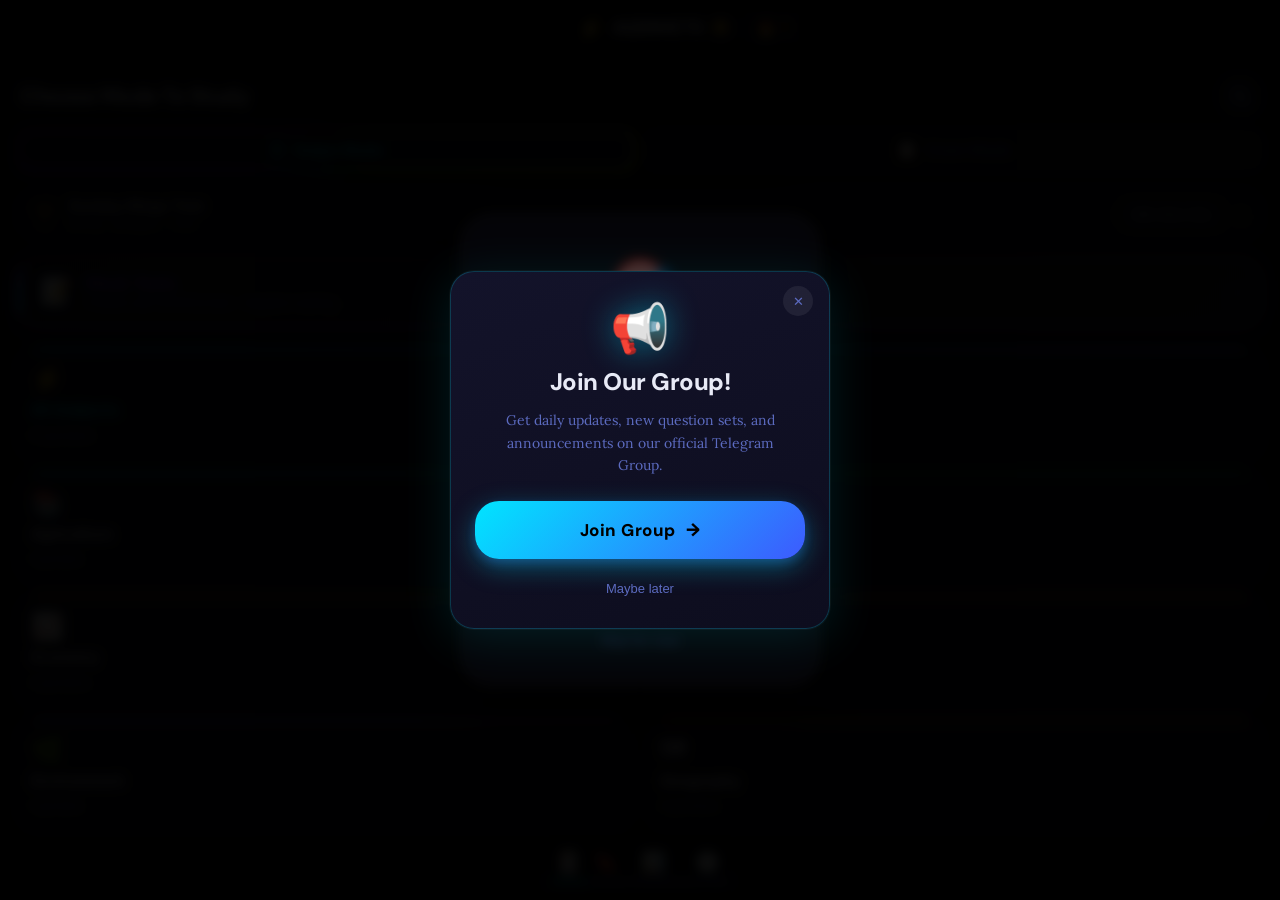
<file: index.html>
<!DOCTYPE html>
<html lang="en">
<head>
  <meta charset="UTF-8" />
  <meta name="viewport" content="width=device-width, initial-scale=1.0, maximum-scale=1.0, user-scalable=no, viewport-fit=cover" />
  <meta name="theme-color" content="#0a0a12" />
  <title>AGRIMETS</title>

  <!-- ── Service Worker: forces network-first on every load ── -->
  <script>
    if ('serviceWorker' in navigator) {
      navigator.serviceWorker.register('sw.js')
        .then(function(reg) { reg.update(); })
        .catch(function(e) { console.warn('[SW] Registration failed:', e); });
    }
  </script>

  <!-- Telegram Web App SDK -->
  <script src="https://telegram.org/js/telegram-web-app.js"></script>

  <!-- Google Fonts -->
  <link rel="preconnect" href="https://fonts.googleapis.com" />
  <link rel="preconnect" href="https://fonts.gstatic.com" crossorigin />
  <link href="https://fonts.googleapis.com/css2?family=DM+Sans:wght@400;500;600;700;800&family=Lora:ital,wght@0,400;0,500;0,600;0,700;1,400;1,500&family=Inter:wght@400;500;600;700;800&display=swap" rel="stylesheet" />

  <!-- Cache-busting: appends ?v=timestamp so browser always loads latest file -->
  <script>
    (function() {
      var v = Date.now();
      var css = document.createElement('link');
      css.rel = 'stylesheet'; css.href = 'style.css?v=' + v;
      document.head.appendChild(css);
      window._cbv = v;
    })();
  </script>
</head>
<body>

  <!-- ═══════════════════════════════════════════════
       SPLASH / LOADING SCREEN
  ════════════════════════════════════════════════ -->
  <div id="splash-screen" class="splash">
    <div class="splash-content">
      <div class="splash-logo">
        <div class="splash-icon">⚡</div>
        <h1 class="splash-title">AGRIMETS</h1>
        <p class="splash-sub">Swipe Cards</p>
      </div>
      <div class="splash-loader">
        <div class="loader-bar"><div class="loader-fill" id="loader-fill"></div></div>
        <p class="loader-text" id="loader-text">Fetching today's cards…</p>
      </div>
    </div>
    <div class="splash-credits">
      <p class="splash-credits-label">App Developed By</p>
      <p class="splash-credits-name">SAI TEJA</p>
      <p class="splash-credits-qual">B.Sc (Hons) Agriculture · Agribusiness Management</p>
    </div>
  </div>

  <!-- ═══════════════════════════════════════════════
       MAIN APP SHELL
  ════════════════════════════════════════════════ -->
  <div id="app" class="app hidden">

    <!-- TOP NAVIGATION -->
    <header class="app-header">
      <div class="header-left">
        <span class="app-logo">⚡</span>
        <span class="app-title">AGRIMETS</span>
      </div>
      <div class="header-right">
        <button class="icon-btn theme-toggle-btn" id="theme-toggle-btn" title="Toggle theme" aria-label="Toggle light/dark theme">
          <span class="theme-toggle-icon" id="theme-toggle-icon">☀️</span>
        </button>
        <button class="icon-btn" id="streak-btn" title="Streak">
          <span class="streak-fire">🔥</span>
          <span class="streak-count" id="header-streak">0</span>
        </button>
      </div>
    </header>


    <!-- BOTTOM TAB BAR -->
    <nav class="tab-bar">
      <button class="tab-btn active" data-tab="home" id="tab-home">
        <span class="tab-icon">🃏</span>
        <span class="tab-label">Cards</span>
      </button>
      <button class="tab-btn" data-tab="saved" id="tab-saved">
        <span class="tab-icon">🔖</span>
        <span class="tab-label">Saved</span>
        <span class="tab-badge hidden" id="saved-badge">0</span>
      </button>
      <button class="tab-btn" data-tab="progress" id="tab-progress">
        <span class="tab-icon">📊</span>
        <span class="tab-label">Progress</span>
      </button>
      <button class="tab-btn" data-tab="history" id="tab-history">
        <span class="tab-icon">🕐</span>
        <span class="tab-label">History</span>
      </button>
      <button class="tab-btn update-tab-btn" style="display:none">
        <span class="tab-icon update-icon">🔄</span>
        <span class="tab-label">Update</span>
      </button>
    </nav>

    <!-- ═══════════════════
         TAB: HOME (CARDS)
    ════════════════════ -->
    <section class="tab-view active" id="view-home">

      <!-- ── SUBJECT PICKER (shown first) ── -->
      <div id="subject-picker">
        <div class="subject-header">
          <h2 class="subject-title">Choose Mode To Study</h2>
          <button class="search-icon-btn" id="btn-open-search" aria-label="Search questions">
            <svg xmlns="http://www.w3.org/2000/svg" width="22" height="22" viewBox="0 0 24 24" fill="none" stroke="currentColor" stroke-width="2.2" stroke-linecap="round" stroke-linejoin="round">
              <circle cx="11" cy="11" r="7"/><line x1="21" y1="21" x2="16.65" y2="16.65"/>
            </svg>
          </button>
        </div>

        <!-- ── MODE TOGGLE ── -->
        <div class="mode-toggle-row">
          <button class="mode-toggle-btn active mode-btn-blink" id="mode-btn-swipe">
            <span class="mode-btn-icon">🃏</span>
            <span class="mode-btn-label">Swipe Mode</span>
          </button>
          <button class="mode-toggle-btn mode-btn-blink" id="mode-btn-cram">
            <span class="mode-btn-icon">📋</span>
            <span class="mode-btn-label">Cram Mode</span>
          </button>
        </div>

        <!-- ── SUNDAY MEGA TEST BANNER (home screen) ── -->
        <div id="sunday-mega-banner" class="sunday-mega-banner hidden">
          <!-- Populated by _renderSundayMegaBanner() in app.js -->
        </div>

        <!-- ── MOCK TESTS BUTTON ── -->
        <div class="mock-banner-container">
          <button id="btn-open-mock-list" class="mock-cta-btn">
            <span class="mock-icon">📝</span>
            <div class="mock-text">
              <strong>Mock Tests</strong>
              <span>Practice with full MCQ tests · Negative marking</span>
            </div>
            <span class="mock-arrow">→</span>
          </button>
        </div>

        <div class="subject-grid" id="subject-grid">
          <!-- Populated by JS from sheet categories -->
        </div>
      </div>

      <!-- ── SUBCATEGORY PICKER ── -->
      <div id="subcategory-picker" class="hidden">
        <div class="subject-header subcategory-header">
          <button class="subcat-back-btn" id="btn-subcat-back">
            <svg xmlns="http://www.w3.org/2000/svg" width="18" height="18" viewBox="0 0 24 24" fill="none" stroke="currentColor" stroke-width="2.5" stroke-linecap="round" stroke-linejoin="round"><polyline points="15 18 9 12 15 6"/></svg>
          </button>
          <div class="subcat-header-text">
            <h2 class="subject-title" id="subcat-title">Subcategories</h2>
            <span class="subcat-parent-label" id="subcat-parent-label"></span>
          </div>
        </div>
        <div class="subject-grid" id="subcategory-grid">
          <!-- Populated by JS -->
        </div>
      </div>

      <!-- ── MOCK CATEGORY LIST ── -->
      <div id="mock-category-view" class="hidden">
        <div class="mock-list-header">
          <button class="mock-back-btn" id="btn-mock-cat-back">← Back</button>
          <h2 class="mock-list-title">Mock Tests</h2>
          <span class="mock-list-sub" id="mock-cat-sub">Choose a category</span>
        </div>
        <div class="mock-test-list" id="mock-category-list">
          <!-- Populated by JS -->
        </div>
      </div>

      <!-- ── MOCK TEST LIST ── -->
      <div id="mock-list-view" class="hidden">
        <div class="mock-list-header">
          <button class="mock-back-btn" id="btn-mock-list-back">← Back</button>
          <h2 class="mock-list-title">Mock Tests</h2>
          <span class="mock-list-sub" id="mock-list-sub">Loading…</span>
        </div>
        <div class="mock-test-list" id="mock-test-list">
          <!-- Populated by JS -->
        </div>
      </div>

      <!-- ── MOCK ARENA ── -->
      <div id="mock-arena" class="hidden">
        <!-- ── HEADER ROW: Quit | Progress | Timer | Test name ── -->
        <div class="mock-header">
          <button id="btn-mock-exit" class="mock-exit-btn">✕ Quit</button>
          <span id="mock-progress" class="mock-progress-label">Q 1 / 10</span>
          <!-- FEATURE 4: 40-minute countdown timer -->
          <span id="mock-arena-timer" class="mock-arena-timer">40:00</span>
          <span id="mock-test-label" class="mock-test-name-label">Test 1</span>
        </div>

        <!-- FEATURE 1+2: Question bubble navigator — scrollable row of numbered circles -->
        <div class="mock-bubble-wrap" id="mock-bubble-wrap">
          <div class="mock-bubble-row" id="mock-bubble-row">
            <!-- Populated by _renderQBubbles() -->
          </div>
        </div>

        <!-- SCROLLABLE AREA: question + options (fills remaining space between bubbles and bottom bar) -->
        <div class="mock-question-scroll" id="mock-question-scroll">
          <!-- Question box -->
          <div class="mock-question-box">
            <h3 id="mock-q-text">Loading question…</h3>
          </div>

          <!-- MCQ options -->
          <div class="mock-options" id="mock-options">
            <button class="mock-opt" data-opt="a" id="opt-a"></button>
            <button class="mock-opt" data-opt="b" id="opt-b"></button>
            <button class="mock-opt" data-opt="c" id="opt-c"></button>
            <button class="mock-opt" data-opt="d" id="opt-d"></button>
            <button class="mock-opt" data-opt="e" id="opt-e"></button>
          </div>
        </div>

        <!-- FEATURE 1: Prev / Next navigation + FEATURE 2: Review + Skip + FEATURE 4: Submit -->
        <div class="mock-bottom-bar">
          <!-- Row 1 (top): Prev / Next navigation -->
          <div class="mock-nav-row">
            <button id="btn-mock-prev" class="mock-nav-btn" disabled>‹ Prev</button>
            <span class="mock-nav-hint" id="mock-nav-hint">Tap an option to answer</span>
            <button id="btn-mock-next" class="mock-nav-btn">Next ›</button>
          </div>
          <!-- Row 2 (bottom): Skip | Review | Submit -->
          <div class="mock-action-row">
            <button id="btn-mock-skip" class="mock-skip-btn">⏭ Skip</button>
            <button id="btn-mock-review" class="mock-review-btn">🟡 Review</button>
            <button id="btn-mock-submit" class="mock-submit-btn">Submit ✓</button>
          </div>
        </div>
      </div>

      <!-- ── MOCK RESULTS ── -->
      <div id="mock-results" class="hidden">
        <div class="mock-results-inner">
          <div class="mock-result-hero">
            <div class="mock-result-icon">📊</div>
            <h2 class="mock-result-title">Mock Completed!</h2>
            <p class="mock-result-testname" id="mock-result-testname"></p>
          </div>
          <div class="score-card">
            <div class="score-block">
              <span class="score-val" id="mock-final-score">0.00</span>
              <span class="score-label">Final Score</span>
            </div>
            <div class="score-breakdown">
              <div class="score-row correct-row">
                <span class="score-dot dot-green"></span>
                <span class="score-row-label">Correct</span>
                <span class="score-row-val green" id="count-correct">0</span>
                <span class="score-row-pts green">+<span id="pts-correct">0.00</span></span>
              </div>
              <div class="score-row wrong-row">
                <span class="score-dot dot-red"></span>
                <span class="score-row-label">Wrong</span>
                <span class="score-row-val red" id="count-wrong">0</span>
                <span class="score-row-pts red">−<span id="pts-wrong">0.00</span></span>
              </div>
              <div class="score-row skip-row">
                <span class="score-dot dot-amber"></span>
                <span class="score-row-label">Skipped</span>
                <span class="score-row-val" id="count-skip">0</span>
                <span class="score-row-pts muted">±0</span>
              </div>
            </div>
          </div>

          <div class="review-filters">
            <button class="rev-btn active" data-filter="all">All</button>
            <button class="rev-btn" data-filter="correct">✓ Correct</button>
            <button class="rev-btn" data-filter="wrong">✕ Wrong</button>
            <button class="rev-btn" data-filter="skipped">⏭ Skipped</button>
          </div>

          <div id="mock-review-list" class="mock-review-list"></div>

          <button id="btn-mock-home" class="mock-home-btn">← Back to Test List</button>
        </div>
      </div>

      <!-- ── SPRINT RESULT SCREEN ── -->
      <div class="sprint-result hidden" id="sprint-result">

        <!-- Sticky header: accuracy + stats + actions -->
        <div class="sprint-result-header">
          <div class="sprint-result-hero">
            <span class="sprint-result-icon">⚡</span>
            <div>
              <div class="sprint-result-title">Sprint Complete!</div>
              <div class="sprint-result-pct-row">
                <span class="sprint-result-pct" id="sprint-result-pct">0%</span>
                <span class="sprint-result-pct-label">Accuracy</span>
              </div>
            </div>
          </div>

          <div class="sprint-result-stats">
            <div class="sprint-rs">
              <div class="sprint-rs-val green" id="sprint-rs-known">0</div>
              <div class="sprint-rs-label">Known ✓</div>
            </div>
            <div class="sprint-rs">
              <div class="sprint-rs-val red" id="sprint-rs-unknown">0</div>
              <div class="sprint-rs-label">Unknown ✗</div>
            </div>
            <div class="sprint-rs">
              <div class="sprint-rs-val" id="sprint-rs-total">0</div>
              <div class="sprint-rs-label">Total</div>
            </div>
          </div>

          <div class="sprint-result-actions">
            <button class="sprint-again-btn" id="btn-sprint-again">⚡ Sprint Again</button>
            <button class="sprint-home-btn" id="btn-sprint-home">← Back to Subjects</button>
          </div>
        </div>

        <!-- Scrollable review body -->
        <div class="sprint-review-body">

          <!-- Unknown section (shown first — most important to study) -->
          <div class="sprint-review-section sprint-review-section-unknown">
            <div class="sprint-review-section-title" id="sprint-unknown-header">✗ Don't Know — 0 cards</div>
            <div class="sprint-review-list" id="sprint-unknown-list"></div>
          </div>

          <!-- Known section -->
          <div class="sprint-review-section sprint-review-section-known">
            <div class="sprint-review-section-title" id="sprint-known-header">✓ Known — 0 cards</div>
            <div class="sprint-review-list" id="sprint-known-list"></div>
          </div>

        </div>
      </div>

      <!-- ── CARD AREA (shown after subject selected) ── -->
      <div id="card-area" class="hidden">

        <!-- Top bar: back button + subject name + card count -->
        <div class="card-topbar">
          <button class="back-btn" id="btn-back-subjects">
            <span class="back-arrow">←</span>
            <span class="back-label">Subjects</span>
          </button>
          <div class="card-topbar-center">
            <span class="active-subject-name" id="active-subject-name">—</span>
          </div>
          <div class="topbar-right-group">
            <div class="font-size-btns">
              <button class="font-btn" id="btn-font-down" aria-label="Decrease font">A−</button>
              <button class="font-btn" id="btn-font-up"   aria-label="Increase font">A+</button>
            </div>
            <span class="daily-count" id="daily-count">Card 1</span>
          </div>
        </div>

        <!-- Progress bar -->
        <div class="daily-strip slim">
          <div class="daily-progress-bar">
            <div class="daily-progress-fill" id="daily-progress-fill" style="width:0%"></div>
          </div>
        </div>

        <!-- ── CRAM VIEW: shown instead of card arena in Cram Mode ── -->
        <div class="cram-view hidden" id="cram-view"></div>

        <!-- SPRINT HUD (timer + score — shown only in sprint mode) -->
        <div class="sprint-hud hidden" id="sprint-hud">
          <div class="sprint-hud-timer" id="sprint-hud-timer">10:00</div>
          <div class="sprint-hud-divider"></div>
          <div class="sprint-hud-count" id="sprint-hud-count">0 / 50</div>
          <div class="sprint-hud-divider"></div>
          <div class="sprint-hud-scores">
            <span class="sprint-hud-known" id="sprint-hud-known">0 ✓</span>
            <span class="sprint-hud-unknown" id="sprint-hud-unknown">0 ✗</span>
          </div>
        </div>

        <!-- CARD STACK -->
        <div class="card-arena" id="card-arena">
          <!-- Back / Forward nav arrows -->
          <button class="arena-arrow arena-arrow-left hidden" id="btn-card-back" aria-label="Previous card">‹</button>
          <button class="arena-arrow arena-arrow-right hidden" id="btn-card-fwd"  aria-label="Next card">›</button>

          <div class="card ghost-card ghost-2" id="ghost-card-2"></div>
          <div class="card ghost-card ghost-1" id="ghost-card-1"></div>

          <div class="card active-card" id="active-card">
            <div class="card-inner" id="card-inner">

              <!-- FRONT -->
              <div class="card-face card-front" id="card-front">
                <div class="card-number" id="card-number">Q1</div>
                <div class="card-question" id="card-question"><span class="card-text-inner" id="card-question-inner">Loading…</span></div>
              </div>

              <!-- BACK -->
              <div class="card-face card-back" id="card-back">
                <div class="back-label">Answer</div>
                <div class="card-answer" id="card-answer"><span class="card-text-inner" id="card-answer-inner"></span></div>
                <div class="card-question-repeat" id="card-question-repeat"><span class="card-text-inner" id="card-question-repeat-inner"></span></div>
              </div>

            </div>

            <!-- Overlays -->
            <div class="swipe-overlay swipe-right" id="overlay-right"></div>
            <div class="swipe-overlay swipe-left"  id="overlay-left"></div>
            <div class="swipe-overlay swipe-up"    id="overlay-up"></div>
            <div class="swipe-overlay swipe-down"  id="overlay-down"></div>
          </div>
        </div>

        <!-- ACTION BUTTONS -->
        <div class="action-row" id="action-row">
          <button class="action-btn skip-btn" id="btn-skip">
            <span class="action-icon">⏭</span>
            <span class="action-label">Skip</span>
          </button>
          <button class="action-btn flip-btn" id="btn-flip">
            <span class="action-icon">🔄</span>
            <span class="action-label">Reveal</span>
          </button>
          <button class="action-btn save-btn" id="btn-save">
            <span class="action-icon">🔖</span>
            <span class="action-label">Save</span>
          </button>
          <button class="action-btn share-btn" id="btn-next">
            <span class="action-icon">↗</span>
            <span class="action-label">Share</span>
          </button>
        </div>

        <!-- SPRINT ACTION BUTTONS (shown only in sprint mode) -->
        <div class="sprint-action-row hidden" id="sprint-action-row">
          <button class="sprint-action-btn sprint-unknown-btn" id="btn-sprint-unknown">
            <span class="sprint-action-icon">✗</span>
            <span class="sprint-action-label">Don't Know</span>
          </button>
          <button class="sprint-action-btn sprint-known-btn" id="btn-sprint-known">
            <span class="sprint-action-icon">✓</span>
            <span class="sprint-action-label">Know It!</span>
          </button>
        </div>

        <!-- SWIPE GUIDE -->
        <div class="swipe-guide" id="swipe-guide">
          <div class="guide-row"><span class="guide-arrow">↓</span><span class="guide-text">Reveal answer</span></div>
          <div class="guide-row"><span class="guide-arrow">↑ ← →</span><span class="guide-text">Skip</span></div>
        </div>

      </div><!-- end #card-area -->

    </section>

    <!-- ═══════════════════════
         TAB: SAVED CARDS
    ════════════════════════ -->
    <section class="tab-view" id="view-saved">
      <div class="page-header">
        <h2 class="page-title">Saved Cards</h2>
        <span class="page-subtitle" id="saved-count-label">0 cards</span>
      </div>

      <!-- ── QUIZ SAVED BUTTON ── -->
      <button class="quiz-saved-btn" id="btn-quiz-saved">
        <span class="quiz-saved-left">
          <span class="quiz-saved-icon">🎯</span>
          <span>Quiz My Saved Cards</span>
        </span>
        <span class="quiz-saved-arrow">→</span>
      </button>

      <!-- ── WHATSAPP DUMP BUTTON ── -->
      <button class="whatsapp-dump-btn hidden" id="btn-whatsapp-dump" onclick="exportToWhatsApp()">
        <span class="whatsapp-dump-left">
          <span class="whatsapp-dump-icon">🚀</span>
          <span>Export to WhatsApp Dump</span>
        </span>
        <span class="whatsapp-dump-arrow">→</span>
      </button>

      <!-- ── SEARCH BAR ── -->
      <div class="tab-search-wrap" id="saved-search-wrap">
        <div class="tab-search-inner">
          <span class="tab-search-icon">🔍</span>
          <input class="tab-search-input" id="saved-search" type="text"
                 placeholder="Search saved cards…" autocomplete="off" autocorrect="off" />
          <button class="tab-search-clear hidden" id="saved-search-clear" aria-label="Clear">✕</button>
        </div>
      </div>

      <div class="saved-list" id="saved-list">
        <!-- Populated by JS -->
      </div>

      <div class="empty-state hidden" id="saved-empty">
        <div class="empty-icon">🔖</div>
        <p class="empty-title">No saved cards yet</p>
        <p class="empty-sub">Swipe up on a card to save it here</p>
      </div>
    </section>

    <!-- ═══════════════════════
         TAB: HISTORY
    ════════════════════════ -->
    <section class="tab-view" id="view-history">
      <div class="page-header">
        <h2 class="page-title">History</h2>
        <span class="page-subtitle" id="history-count-label">0 cards</span>
      </div>

      <!-- ── SEARCH BAR ── -->
      <div class="tab-search-wrap" id="history-search-wrap">
        <div class="tab-search-inner">
          <span class="tab-search-icon">🔍</span>
          <input class="tab-search-input" id="history-search" type="text"
                 placeholder="Search history…" autocomplete="off" autocorrect="off" />
          <button class="tab-search-clear hidden" id="history-search-clear" aria-label="Clear">✕</button>
        </div>
      </div>

      <!-- Filter pills -->
      <div class="hist-filter-row">
        <button class="hist-filter-btn active" data-filter="all">All</button>
        <button class="hist-filter-btn" data-filter="done">✓ Done</button>
        <button class="hist-filter-btn" data-filter="skipped">⏭ Skipped</button>
        <button class="hist-filter-btn" data-filter="saved">🔖 Saved</button>
      </div>

      <div class="hist-list" id="history-list"></div>

      <div class="empty-state hidden" id="history-empty">
        <div class="empty-icon">🕐</div>
        <p class="empty-title">No history yet</p>
        <p class="empty-sub">Cards you swipe will appear here</p>
      </div>
    </section>

    <!-- ═══════════════════════
         TAB: PROGRESS
    ════════════════════════ -->
    <section class="tab-view" id="view-progress">

      <!-- Header -->
      <div class="page-header">
        <h2 class="page-title">My Progress</h2>
        <span class="page-subtitle" id="today-date-label">—</span>
      </div>

      <!-- ── USER COUNT ── -->
      <div class="user-count-banner" id="user-count-banner">
        <div class="uc-stat">
          <span class="uc-icon">🟢</span>
          <div class="uc-info">
            <span class="uc-val" id="online-count-val">—</span>
            <span class="uc-lbl">Studying Now</span>
          </div>
        </div>
        <div class="uc-divider"></div>
        <div class="uc-stat">
          <span class="uc-icon">👥</span>
          <div class="uc-info">
            <span class="uc-val" id="user-count-val">—</span>
            <span class="uc-lbl">Total Learners</span>
          </div>
        </div>
      </div>

      <!-- Stats grid -->
      <div class="stats-grid">
        <div class="stat-card stat-streak">
          <div class="stat-card-accent"></div>
          <div class="stat-icon">🔥</div>
          <div class="stat-val" id="stat-streak">0</div>
          <div class="stat-label">Day Streak</div>
        </div>
        <div class="stat-card stat-total">
          <div class="stat-card-accent"></div>
          <div class="stat-icon">📚</div>
          <div class="stat-val" id="stat-total">0</div>
          <div class="stat-label">Total Mastered</div>
        </div>
        <div class="stat-card stat-saved">
          <div class="stat-card-accent"></div>
          <div class="stat-icon">🔖</div>
          <div class="stat-val" id="stat-saved">0</div>
          <div class="stat-label">Saved</div>
        </div>
        <div class="stat-card stat-days">
          <div class="stat-card-accent"></div>
          <div class="stat-icon">⚡</div>
          <div class="stat-val" id="stat-days">0</div>
          <div class="stat-label">Days Active</div>
        </div>
      </div>

      <!-- ── DAILY TARGET SETTER ── -->
      <div class="daily-target-section">
        <div class="daily-target-header">
          <h3 class="section-title">Daily Target</h3>
          <span class="daily-target-today" id="daily-target-today-count">0 done today</span>
        </div>
        <div class="daily-target-ring-row">
          <div class="daily-target-ring-wrap">
            <svg class="daily-target-svg" viewBox="0 0 80 80">
              <circle class="dtr-track" cx="40" cy="40" r="34"/>
              <circle class="dtr-fill"  cx="40" cy="40" r="34" id="dtr-fill-circle"/>
            </svg>
            <div class="daily-target-ring-inner">
              <span class="dtr-pct" id="dtr-pct">0%</span>
            </div>
          </div>
          <div class="daily-target-info">
            <div class="dtr-goal-row">
              <span class="dtr-goal-label">Today's goal</span>
              <span class="dtr-goal-val" id="dtr-goal-val">25 cards</span>
            </div>
            <div class="dtr-progress-row">
              <div class="dtr-bar-track">
                <div class="dtr-bar-fill" id="dtr-bar-fill" style="width:0%"></div>
              </div>
            </div>
            <div class="dtr-status" id="dtr-status">Keep going! 💪</div>
          </div>
        </div>
        <div class="dtr-presets">
          <button class="dtr-preset-btn" data-target="10">10</button>
          <button class="dtr-preset-btn" data-target="25">25</button>
          <button class="dtr-preset-btn" data-target="50">50</button>
          <button class="dtr-preset-btn" data-target="100">100</button>
          <button class="dtr-preset-btn dtr-custom-btn" id="dtr-custom-btn">Custom</button>
        </div>
        <div class="dtr-custom-row hidden" id="dtr-custom-row">
          <input class="dtr-custom-input" id="dtr-custom-input"
                 type="number" min="1" max="9999" placeholder="Enter target…" />
          <button class="dtr-set-btn" id="dtr-set-btn">Set</button>
        </div>
      </div>

      <!-- Category breakdown -->
      <div class="category-section">
        <h3 class="section-title">By Category</h3>
        <div class="category-bars" id="category-bars"></div>
      </div>

      <!-- Actions -->
      <div class="reset-section">
        <button class="update-progress-btn" id="tab-update">
          <span class="update-progress-icon" id="update-icon">🔄</span>
          <span>Refresh App &amp; Data</span>
        </button>
        <p class="update-progress-warning">Fetches latest questions &amp; app files</p>
        <button class="reset-btn" id="btn-reset">↺ Reset Progress</button>
        <p class="reset-warning">This will clear all local data</p>
      </div>

    </section>

  </div><!-- end #app -->

  <!-- ═══════════════════════════════════════════════
       SEARCH OVERLAY
  ════════════════════════════════════════════════ -->
  <div class="search-overlay hidden" id="search-overlay">
    <div class="search-panel">
      <div class="search-bar-row">
        <button class="search-back-btn" id="btn-close-search" aria-label="Close search">←</button>
        <div class="search-input-wrap">
          <svg class="search-input-icon" xmlns="http://www.w3.org/2000/svg" width="16" height="16" viewBox="0 0 24 24" fill="none" stroke="currentColor" stroke-width="2.2" stroke-linecap="round" stroke-linejoin="round">
            <circle cx="11" cy="11" r="7"/><line x1="21" y1="21" x2="16.65" y2="16.65"/>
          </svg>
          <input class="search-input" id="search-input" type="text"
                 placeholder="Search questions, topics, keywords…"
                 autocomplete="off" autocorrect="off" autocapitalize="off" />
          <button class="search-clear-btn hidden" id="btn-clear-search" aria-label="Clear">✕</button>
        </div>
      </div>
      <div class="search-meta" id="search-meta"></div>
      <div class="search-results" id="search-results">
        <div class="search-empty-state" id="search-empty-state">
          <div class="search-empty-icon">🔍</div>
          <p class="search-empty-title">Search all questions</p>
          <p class="search-empty-sub">Type a keyword, topic or answer to find matching cards</p>
        </div>
      </div>
    </div>
  </div>

  <!-- ═══════════════════════════════════════════════
       CHANNEL JOIN POPUP
  ════════════════════════════════════════════════ -->
  <div class="channel-popup-overlay hidden" id="channel-popup-overlay">
    <div class="channel-popup" id="channel-popup">
      <button class="channel-popup-close" id="channel-popup-close" aria-label="Close">✕</button>

      <div class="channel-popup-icon">📢</div>
      <h2 class="channel-popup-title">Join Our Group!</h2>
      <p class="channel-popup-msg">
        Get daily updates, new question sets, and announcements on our official Telegram Group.
      </p>

      <a class="channel-join-btn" id="channel-join-btn"
         href="https://t.me/AGRIMETS_OFFICIAL" target="_blank">
        <span>Join Group</span>
        <span class="channel-btn-arrow">→</span>
      </a>

      <button class="channel-skip-btn" id="channel-skip-btn">
        Maybe later
      </button>
    </div>
  </div>

  <!-- ═══════════════════════════════════════════════
       GLOSSARY BOTTOM SHEET
  ════════════════════════════════════════════════ -->
  <div class="glossary-overlay hidden" id="glossary-overlay">
    <div class="glossary-sheet" id="glossary-sheet">
      <div class="glossary-sheet-handle"></div>
      <div class="glossary-sheet-head">
        <div class="glossary-badge">📖 Glossary</div>
        <button class="glossary-close" id="glossary-close" aria-label="Close">✕</button>
      </div>
      <div class="glossary-term-title" id="glossary-term-title"></div>
      <p class="glossary-definition" id="glossary-definition"></p>
    </div>
  </div>

  <!-- ═══════════════════════════════════════════════
       TOAST NOTIFICATION
  ════════════════════════════════════════════════ -->
  <div class="toast" id="toast"></div>

  <!-- ═══════════════════════════════════════════════
       AD BANNER PLACEHOLDER (monetization ready)
  ════════════════════════════════════════════════ -->
  <div class="ad-banner hidden" id="ad-banner">
    <span class="ad-label">Advertisement</span>
    <div class="ad-slot" id="ad-slot">
      <!-- Insert ad code here -->
    </div>
    <button class="ad-close" id="ad-close">✕</button>
  </div>

  <!-- ═══════════════════════════════════════════════
       SHARE POPUP  (every 250 cards)
  ════════════════════════════════════════════════ -->
  <div class="share-popup-overlay hidden" id="share-popup-overlay">
    <div class="share-popup">
      <button class="share-popup-close" id="share-popup-close">✕</button>
      <div class="share-popup-icon">🎉</div>
      <h2 class="share-popup-title">200 Cards Done!</h2>
      <p class="share-popup-msg">You're on fire! Share AGRIMETS with friends and help them ace their exams too.</p>
      <button class="share-main-btn" id="share-main-btn">
        <span>📤 Share with Friends</span>
      </button>
      <button class="share-skip-btn" id="share-skip-btn">Continue studying</button>
    </div>
  </div>
  <!-- ═══════════════════════════════════════════════
       DAILY TARGET CELEBRATION OVERLAY
       Created dynamically by _showDailyTargetCelebration()
  ════════════════════════════════════════════════ -->

  <script>
    (function() {
      var v = window._cbv || Date.now();
      var scripts = ['telegram.js', 'swipe.js', 'app.js'];
      var i = 0;
      function loadNext() {
        if (i >= scripts.length) return;
        var s = document.createElement('script');
        s.src = scripts[i++] + '?v=' + v;
        s.onload = loadNext;
        s.onerror = function() { console.warn('[SW] script failed: ' + s.src); loadNext(); };
        document.body.appendChild(s);
      }
      loadNext();
    })();
  </script>
  <!-- ═══════════════════════════════════════════════
       LEADERBOARD POPUP
  ════════════════════════════════════════════════ -->
  <div class="lb-overlay hidden" id="lb-overlay">
    <div class="lb-sheet" id="lb-sheet">
      <div class="lb-handle"></div>
      <div class="lb-head">
        <div class="lb-head-left">
          <div class="lb-title" id="lb-title">Leaderboard</div>
          <div class="lb-sub" id="lb-sub">Top 10 scores</div>
        </div>
        <button class="lb-close" id="lb-close">✕</button>
      </div>
      <!-- Your score highlight -->
      <div class="lb-my-score" id="lb-my-score"></div>
      <!-- Top 10 list -->
      <div class="lb-list" id="lb-list">
        <div class="lb-loading">⏳ Loading scores…</div>
      </div>
      <button class="lb-continue-btn" id="lb-continue-btn">Continue →</button>
    </div>
  </div>
  <!-- ═══════════════════════════════════════════════
       FEATURE 3: POST-TEST GROUP JOIN POPUP
       Shown after every mock test completes.
  ════════════════════════════════════════════════ -->
  <div class="post-test-popup-overlay hidden" id="post-test-popup-overlay">
    <div class="post-test-popup" id="post-test-popup">
      <button class="post-test-popup-close" id="post-test-popup-close" aria-label="Close">✕</button>
      <div class="post-test-popup-icon">📢</div>
      <h2 class="post-test-popup-title">Great Job! 🎉</h2>
      <p class="post-test-popup-msg">
        Join our official Telegram Group for daily updates, new question sets, answer keys, and exam announcements!
      </p>
      <a class="post-test-join-btn" id="post-test-join-btn"
         href="https://t.me/AGRIMETS_OFFICIAL" target="_blank">
        <span>📲 Join AGRIMETS Group</span>
        <span class="post-test-btn-arrow">→</span>
      </a>
      <button class="post-test-skip-btn" id="post-test-skip-btn">
        Maybe later
      </button>
    </div>
  </div>

</body>
</html>
</file>
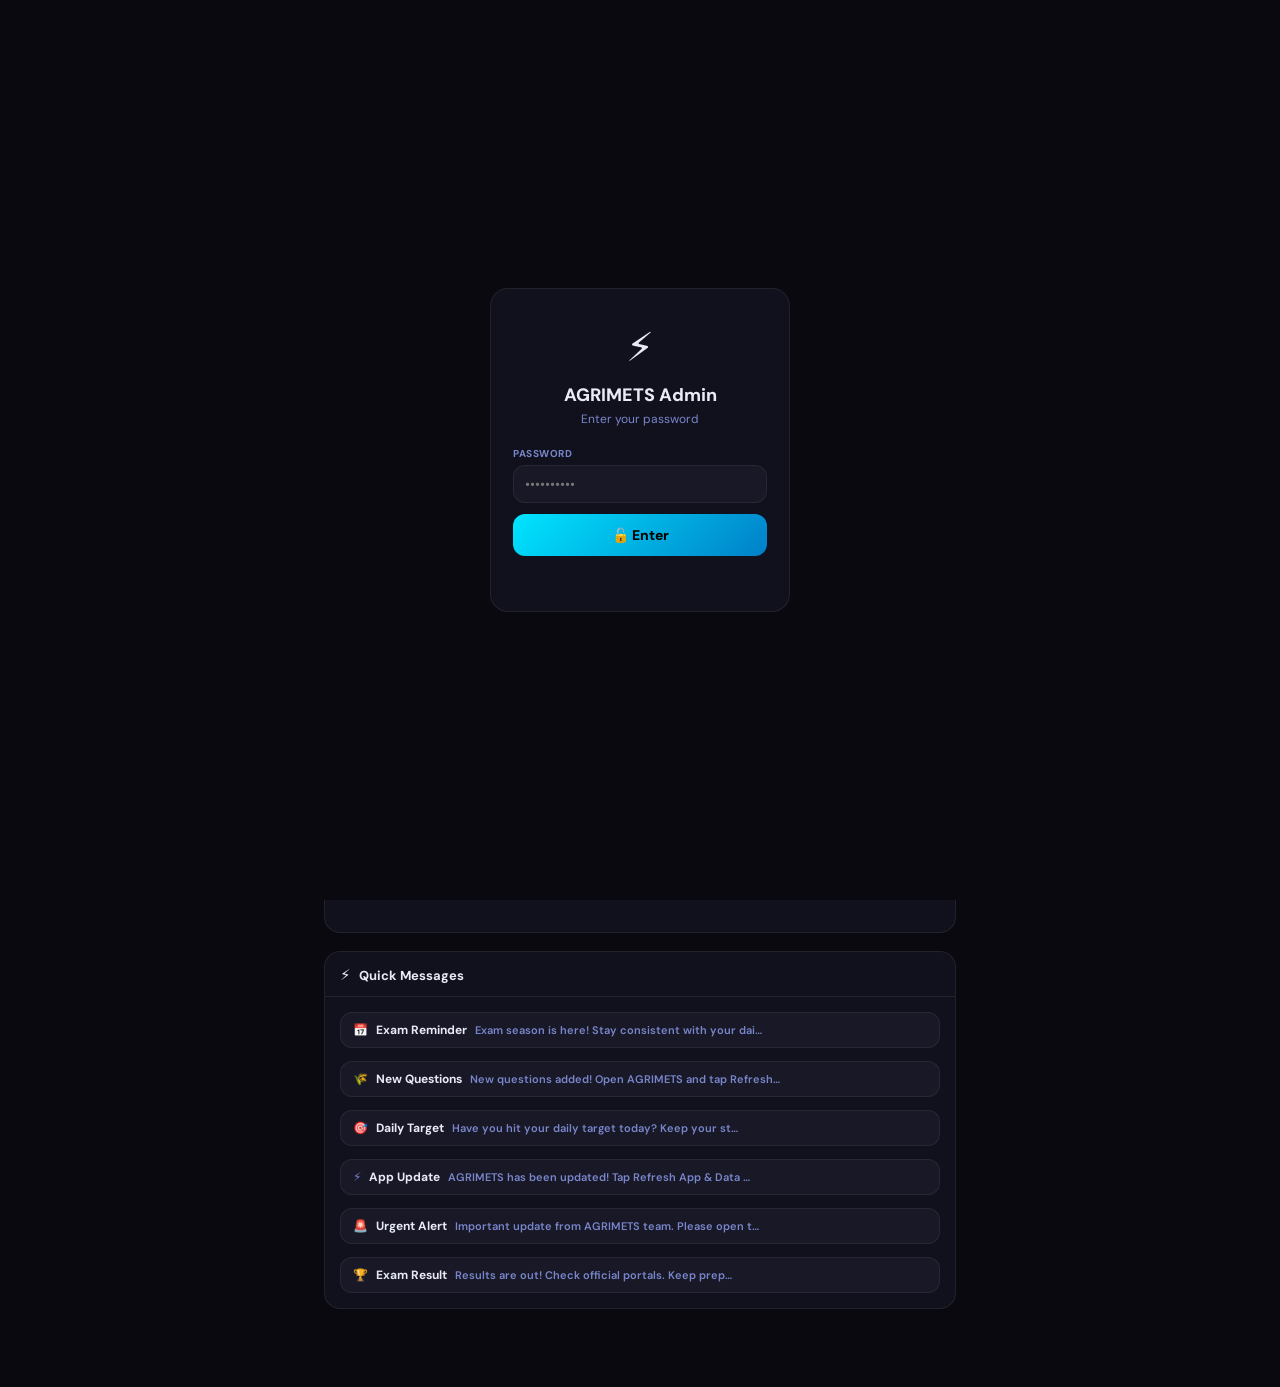
<file: admin.html>
<!DOCTYPE html>
<html lang="en">
<head>
  <meta charset="UTF-8" />
  <meta name="viewport" content="width=device-width, initial-scale=1.0" />
  <title>AGRIMETS — Admin</title>
  <link href="https://fonts.googleapis.com/css2?family=DM+Sans:wght@400;500;600;700;800&display=swap" rel="stylesheet" />
  <style>
    *, *::before, *::after { box-sizing: border-box; margin: 0; padding: 0; }
    :root {
      --bg:    #09090f; --s1: #11111d; --s2: #181826;
      --bd:    rgba(255,255,255,0.07);
      --cyan:  #00e5ff; --green: #00e676; --red: #ff5252; --amber: #ffab00;
      --text:  #e8eaf6; --muted: #7986cb; --r: 12px;
    }
    body { background:var(--bg); color:var(--text); font-family:'DM Sans',system-ui,sans-serif; min-height:100vh; padding-bottom:60px; }

    /* Header */
    .hdr { background:var(--s1); border-bottom:1px solid var(--bd); padding:13px 18px; display:flex; align-items:center; gap:11px; position:sticky; top:0; z-index:100; }
    .hdr-logo { font-size:20px; }
    .hdr-title { font-size:16px; font-weight:800; color:var(--cyan); }
    .hdr-sub   { font-size:11px; color:var(--muted); }
    .hdr-right { margin-left:auto; display:flex; align-items:center; gap:7px; }
    .dot { width:7px; height:7px; border-radius:50%; background:var(--muted); flex-shrink:0; transition:background 0.3s; }
    .dot.on { background:var(--green); box-shadow:0 0 5px var(--green); }
    .conn-lbl { font-size:11px; color:var(--muted); }

    /* Layout */
    .main { max-width:660px; margin:0 auto; padding:18px 14px; display:flex; flex-direction:column; gap:18px; }

    /* Card */
    .card { background:var(--s1); border:1px solid var(--bd); border-radius:16px; overflow:hidden; }
    .ch { display:flex; align-items:center; gap:8px; padding:13px 15px 11px; border-bottom:1px solid var(--bd); }
    .ch-icon  { font-size:15px; }
    .ch-title { font-size:13px; font-weight:700; }
    .ch-right { margin-left:auto; display:flex; gap:6px; align-items:center; }
    .cb { padding:15px; display:flex; flex-direction:column; gap:13px; }

    /* Stats */
    .sg { display:grid; grid-template-columns:repeat(4,1fr); gap:9px; }
    @media(max-width:460px){ .sg { grid-template-columns:repeat(2,1fr); } }
    .st { background:var(--s2); border:1px solid var(--bd); border-radius:var(--r); padding:11px 8px; text-align:center; }
    .sv { font-size:20px; font-weight:800; color:var(--cyan); }
    .sl { font-size:9px; color:var(--muted); font-weight:700; text-transform:uppercase; letter-spacing:.04em; margin-top:3px; }

    /* Form */
    .fg { display:flex; flex-direction:column; gap:5px; }
    .lbl { font-size:10px; font-weight:700; color:var(--muted); text-transform:uppercase; letter-spacing:.05em; }
    .inp,.txa,.sel {
      background:var(--s2); border:1.5px solid var(--bd); border-radius:var(--r);
      color:var(--text); font-family:inherit; font-size:14px; padding:9px 11px;
      outline:none; width:100%; transition:border-color .15s;
    }
    .inp:focus,.txa:focus,.sel:focus { border-color:var(--cyan); }
    .txa { resize:vertical; min-height:78px; line-height:1.55; }
    .sel { appearance:none; cursor:pointer; }
    .r2 { display:grid; grid-template-columns:1fr 1fr; gap:11px; }
    @media(max-width:440px){ .r2 { grid-template-columns:1fr; } }

    /* Emoji row */
    .emoji-row { display:flex; gap:7px; align-items:flex-start; flex-wrap:wrap; }
    .emo-inp {
      background:var(--s2); border:1.5px solid var(--bd); border-radius:var(--r);
      color:var(--text); font-size:16px; padding:8px; outline:none;
      width:50px; text-align:center; flex-shrink:0; transition:border-color .15s;
    }
    .emo-inp:focus { border-color:var(--cyan); }
    .emo-grid { display:flex; flex-wrap:wrap; gap:4px; flex:1; }
    .ep {
      background:var(--s2); border:1.5px solid var(--bd); border-radius:8px;
      padding:4px 6px; font-size:14px; cursor:pointer; line-height:1;
      transition:border-color .12s,background .12s; user-select:none;
    }
    .ep:hover { border-color:var(--cyan); background:rgba(0,229,255,.08); }

    /* Preview */
    .prev {
      display:flex; align-items:center; gap:9px; padding:9px 12px;
      border-radius:var(--r); border:1.5px solid var(--bd); font-size:13px; font-weight:500;
      min-height:40px; transition:all .2s;
    }
    .prev.info    { background:rgba(0,180,255,.08); border-color:rgba(0,180,255,.25); }
    .prev.success { background:rgba(0,230,118,.08); border-color:rgba(0,230,118,.25); }
    .prev.warning { background:rgba(255,171,0,.08);  border-color:rgba(255,171,0,.28); }
    .prev.danger  { background:rgba(255,82,82,.08);  border-color:rgba(255,82,82,.28); }
    .pe { font-size:14px; flex-shrink:0; }
    .pt { flex:1; color:var(--text); line-height:1.4; }

    /* Chips */
    .chips { display:flex; gap:6px; flex-wrap:wrap; }
    .chip {
      background:var(--s2); border:1.5px solid var(--bd); border-radius:20px;
      padding:5px 11px; font-size:11px; font-weight:700; color:var(--muted);
      cursor:pointer; transition:border-color .12s,color .12s; white-space:nowrap;
    }
    .chip.active,.chip:hover { border-color:var(--cyan); color:var(--cyan); }
    .custom-row { display:none; align-items:center; gap:7px; flex-wrap:wrap; margin-top:4px; }
    .custom-row.show { display:flex; }
    .cinp {
      background:var(--s2); border:1.5px solid var(--bd); border-radius:var(--r);
      color:var(--text); font-family:inherit; font-size:13px; padding:6px 9px;
      outline:none; width:80px; transition:border-color .15s;
    }
    .cinp:focus { border-color:var(--cyan); }
    .csel {
      background:var(--s2); border:1.5px solid var(--bd); border-radius:var(--r);
      color:var(--text); font-family:inherit; font-size:13px; padding:6px 9px;
      outline:none; cursor:pointer;
    }
    .custom-lbl { font-size:11px; color:var(--muted); }

    /* Counter */
    .ctr { font-size:10px; color:var(--muted); text-align:right; float:right; text-transform:none; letter-spacing:0; }
    .ctr.over { color:var(--red); }

    /* Buttons */
    .btn-pri {
      background:linear-gradient(135deg,#00e5ff,#0080c8); color:#000;
      border:none; border-radius:var(--r); font-family:inherit; font-size:14px; font-weight:800;
      padding:12px 18px; cursor:pointer; width:100%;
      display:flex; align-items:center; justify-content:center; gap:7px;
      transition:opacity .2s,transform .15s;
    }
    .btn-pri:hover   { opacity:.9; }
    .btn-pri:active  { transform:scale(.97); }
    .btn-pri:disabled { opacity:.4; cursor:not-allowed; }
    .btn-sm {
      background:var(--s2); border:1.5px solid var(--bd); color:var(--muted);
      border-radius:var(--r); font-family:inherit; font-size:11px; font-weight:600;
      padding:5px 10px; cursor:pointer; white-space:nowrap;
      transition:border-color .12s,color .12s;
    }
    .btn-sm:hover { border-color:var(--cyan); color:var(--cyan); }
    .btn-sm.rd:hover { border-color:var(--red); color:var(--red); }
    .btn-sm.gn { border-color:rgba(0,230,118,.3); color:var(--green); }
    .btn-red {
      background:rgba(255,82,82,.08); border:1.5px solid rgba(255,82,82,.3); color:var(--red);
      border-radius:var(--r); font-family:inherit; font-size:11px; font-weight:700;
      padding:5px 9px; cursor:pointer; transition:background .15s;
    }
    .btn-red:hover { background:rgba(255,82,82,.16); }

    /* Toggle */
    .tgl-wrap { display:flex; align-items:center; gap:8px; cursor:pointer; user-select:none; }
    .tgl-box {
      width:34px; height:19px; background:var(--s2); border:1.5px solid var(--bd);
      border-radius:10px; position:relative; transition:background .2s,border-color .2s; flex-shrink:0;
    }
    .tgl-box::after {
      content:''; position:absolute; width:11px; height:11px; background:var(--muted);
      border-radius:50%; top:2px; left:2px; transition:transform .2s,background .2s;
    }
    input[type=checkbox] { display:none; }
    input[type=checkbox]:checked + .tgl-box { background:rgba(0,229,255,.15); border-color:var(--cyan); }
    input[type=checkbox]:checked + .tgl-box::after { transform:translateX(15px); background:var(--cyan); }

    /* Schedule */
    .dt-inp {
      background:var(--s2); border:1.5px solid var(--bd); border-radius:var(--r);
      color:var(--text); font-family:inherit; font-size:13px; padding:7px 10px;
      outline:none; color-scheme:dark; width:100%; max-width:260px;
      transition:border-color .15s;
    }
    .dt-inp:focus { border-color:var(--cyan); }

    /* Announcement list */
    #live-list { display:flex; flex-direction:column; gap:8px; }
    .ai {
      background:var(--s2); border:1.5px solid var(--bd); border-radius:var(--r);
      padding:11px; display:grid; grid-template-columns:auto 1fr auto; gap:9px; align-items:start;
    }
    .ai.off { opacity:.5; }
    .ai-emoji { font-size:14px; padding-top:1px; }
    .ai-body  { min-width:0; }
    .ai-msg   { font-size:13px; line-height:1.45; margin-bottom:4px; word-break:break-word; }
    .ai-meta  { display:flex; gap:6px; flex-wrap:wrap; align-items:center; }
    .bdg {
      display:inline-flex; align-items:center; border-radius:20px;
      padding:1px 6px; font-size:9px; font-weight:700; text-transform:uppercase;
    }
    .bdg.info    { background:rgba(0,180,255,.12); color:#00b4d8; }
    .bdg.success { background:rgba(0,230,118,.12); color:var(--green); }
    .bdg.warning { background:rgba(255,171,0,.12);  color:var(--amber); }
    .bdg.danger  { background:rgba(255,82,82,.12);  color:var(--red); }
    .bdg.live    { background:rgba(0,230,118,.12); color:var(--green); }
    .bdg.off     { background:rgba(121,134,203,.12); color:var(--muted); }
    .ai-time { font-size:10px; color:var(--muted); }
    .ai-acts { display:flex; flex-direction:column; gap:5px; }
    .exp-wrap { height:2px; background:var(--bd); border-radius:2px; margin-top:5px; overflow:hidden; }
    .exp-fill { height:100%; border-radius:2px; }

    /* Quick actions */
    .qa-btn {
      background:var(--s2); border:1.5px solid var(--bd); border-radius:var(--r);
      color:var(--muted); font-family:inherit; font-size:12px; font-weight:600;
      padding:9px 12px; cursor:pointer; text-align:left;
      display:flex; align-items:center; gap:8px;
      transition:border-color .12s,color .12s;
    }
    .qa-btn:hover { border-color:var(--cyan); color:var(--text); }

    /* Empty */
    .empty { text-align:center; padding:24px; color:var(--muted); font-size:13px; }
    .empty-icon { font-size:28px; margin-bottom:7px; }

    /* Login */
    #lg {
      position:fixed; inset:0; background:var(--bg);
      display:flex; align-items:center; justify-content:center; z-index:9999; padding:20px;
    }
    .lc { background:var(--s1); border:1px solid var(--bd); border-radius:18px; padding:32px 22px; width:100%; max-width:300px; text-align:center; }
    .li  { font-size:40px; margin-bottom:10px; }
    .lt  { font-size:18px; font-weight:800; margin-bottom:4px; }
    .ls  { font-size:12px; color:var(--muted); margin-bottom:20px; }
    .le  { font-size:11px; color:var(--red); margin-top:7px; min-height:16px; }

    /* Toast */
    #toast {
      position:fixed; bottom:22px; left:50%; transform:translateX(-50%);
      background:var(--s1); border:1px solid var(--bd); border-radius:22px;
      padding:9px 18px; font-size:12px; font-weight:600; color:var(--text);
      white-space:nowrap; z-index:99999;
      opacity:0; pointer-events:none; transition:opacity .2s;
      box-shadow:0 8px 24px rgba(0,0,0,.5);
    }
    #toast.show { opacity:1; }

    /* Spinner */
    .spin {
      width:16px; height:16px; border:2px solid rgba(0,229,255,.2);
      border-top-color:var(--cyan); border-radius:50%;
      animation:sp .7s linear infinite; display:inline-block;
    }
    @keyframes sp { to { transform:rotate(360deg); } }
  </style>
</head>
<body>

<!-- Login -->
<div id="lg">
  <div class="lc">
    <div class="li">⚡</div>
    <div class="lt">AGRIMETS Admin</div>
    <div class="ls">Enter your password</div>
    <div class="fg" style="margin-bottom:11px;text-align:left;">
      <label class="lbl">Password</label>
      <input class="inp" id="admin-pass" type="password" placeholder="••••••••••" autocomplete="current-password" />
    </div>
    <button class="btn-pri" id="login-btn">🔓 Enter</button>
    <div class="le" id="login-error"></div>
  </div>
</div>

<!-- Header -->
<header class="hdr">
  <span class="hdr-logo">⚡</span>
  <div>
    <div class="hdr-title">AGRIMETS Admin</div>
    <div class="hdr-sub">Dashboard &amp; Announcements</div>
  </div>
  <div class="hdr-right">
    <div class="dot" id="status-dot"></div>
    <span class="conn-lbl" id="status-label">Connecting…</span>
  </div>
</header>

<main class="main">

  <!-- Stats -->
  <div class="card">
    <div class="ch">
      <span class="ch-icon">📊</span>
      <span class="ch-title">Live Stats</span>
      <div class="ch-right">
        <label class="tgl-wrap" title="Auto-refresh every 30s">
          <input type="checkbox" id="auto-chk" />
          <div class="tgl-box"></div>
          <span style="font-size:10px;color:var(--muted);">Auto</span>
        </label>
        <button class="btn-sm" id="btn-refresh">↻ Refresh</button>
      </div>
    </div>
    <div class="cb">
      <div class="sg">
        <div class="st"><div class="sv" id="stat-online">—</div><div class="sl">🟢 Online</div></div>
        <div class="st"><div class="sv" id="stat-total">—</div><div class="sl">👥 Total</div></div>
        <div class="st"><div class="sv" id="stat-today">—</div><div class="sl">📅 Today</div></div>
        <div class="st"><div class="sv" id="stat-ann">—</div><div class="sl">📢 Live</div></div>
      </div>
      <div id="upd-lbl" style="font-size:10px;color:var(--muted);text-align:right;"></div>
    </div>
  </div>

  <!-- Push Announcement -->
  <div class="card">
    <div class="ch">
      <span class="ch-icon">📢</span>
      <span class="ch-title">Push Announcement</span>
    </div>
    <div class="cb">

      <!-- Message -->
      <div class="fg">
        <label class="lbl">Message <span id="ctr" class="ctr">0 / 200</span></label>
        <textarea class="txa" id="ann-msg" maxlength="200" placeholder="Type your announcement… (max 200 chars)"></textarea>
      </div>

      <!-- Emoji picker -->
      <div class="fg">
        <label class="lbl">Emoji</label>
        <div class="emoji-row">
          <input class="emo-inp" id="ann-emoji" type="text" maxlength="4" value="📢" />
          <div class="emo-grid" id="emo-grid"></div>
        </div>
      </div>

      <!-- Type + Preview -->
      <div class="r2">
        <div class="fg">
          <label class="lbl">Type</label>
          <select class="sel" id="ann-type">
            <option value="info">🔵 Info</option>
            <option value="success">🟢 Success</option>
            <option value="warning">🟡 Warning</option>
            <option value="danger">🔴 Alert</option>
          </select>
        </div>
        <div class="fg">
          <label class="lbl">Preview</label>
          <div class="prev info" id="ann-prev">
            <span class="pe" id="prev-emoji">📢</span>
            <span class="pt" id="prev-text">Your message…</span>
          </div>
        </div>
      </div>

      <!-- Expires -->
      <div class="fg">
        <label class="lbl">Expires After</label>
        <div class="chips" id="exp-chips">
          <button class="chip" data-h="1">1 hr</button>
          <button class="chip active" data-h="6">6 hrs</button>
          <button class="chip" data-h="12">12 hrs</button>
          <button class="chip" data-h="24">1 day</button>
          <button class="chip" data-h="72">3 days</button>
          <button class="chip" data-h="168">1 week</button>
          <button class="chip" data-h="0">Never</button>
          <button class="chip" data-h="c">Custom ✎</button>
        </div>
        <div class="custom-row" id="custom-row">
          <input class="cinp" id="cval" type="number" min="1" max="9999" placeholder="e.g. 48" />
          <select class="csel" id="cunit">
            <option value="0.0167">Minutes</option>
            <option value="1" selected>Hours</option>
            <option value="24">Days</option>
          </select>
          <span class="custom-lbl" id="clbl"></span>
        </div>
      </div>

      <!-- Schedule -->
      <div class="fg">
        <label class="tgl-wrap">
          <input type="checkbox" id="sched-chk" />
          <div class="tgl-box"></div>
          <span class="lbl" style="margin:0;">Schedule for later</span>
        </label>
        <div id="sched-row" style="display:none;margin-top:8px;display:none;">
          <input class="dt-inp" id="sched-dt" type="datetime-local" />
          <div style="font-size:10px;color:var(--muted);margin-top:4px;">Keep this tab open — push will fire at the scheduled time.</div>
        </div>
      </div>

      <button class="btn-pri" id="btn-push">
        <span id="push-lbl">📤 Push Announcement</span>
      </button>
    </div>
  </div>

  <!-- Active Announcements -->
  <div class="card">
    <div class="ch">
      <span class="ch-icon">📋</span>
      <span class="ch-title">Announcements</span>
      <div class="ch-right">
        <button class="btn-sm rd" id="btn-clr-exp">🗑 Clear Expired</button>
        <button class="btn-sm" id="btn-load">↻ Load</button>
      </div>
    </div>
    <div class="cb" style="padding:12px;">
      <div id="live-list">
        <div class="empty"><div class="empty-icon">📭</div>Click "Load" to view</div>
      </div>
    </div>
  </div>

  <!-- Quick Messages -->
  <div class="card">
    <div class="ch">
      <span class="ch-icon">⚡</span>
      <span class="ch-title">Quick Messages</span>
    </div>
    <div class="cb" id="qa-list"></div>
  </div>

</main>

<div id="toast"></div>

<script>
// ── Config ───────────────────────────────────────────────────
const FB   = 'https://agrimets-a3c9c-default-rtdb.firebaseio.com';
const HASH = 'a65d2d96104b759416486d1a47b68f24020bdfc2fcb7c3dccebcaa2eae90a9f8';
const TTL  = 3 * 60 * 1000;

const EMOJIS = ['📢','🔔','⚠️','🚨','✅','❌','🎉','🌾','📅','🏆','💡','🔥','⚡','📝','🎯','🛡','📊','🌟','🕐','🔄'];

const QUICK = [
  { e:'📅', t:'warning', lbl:'Exam Reminder',   msg:'Exam season is here! Stay consistent with your daily cards on AGRIMETS. All the best! 🌾' },
  { e:'🌾', t:'success', lbl:'New Questions',    msg:'New questions added! Open AGRIMETS and tap Refresh to get the latest cards.' },
  { e:'🎯', t:'info',    lbl:'Daily Target',     msg:"Have you hit your daily target today? Keep your streak alive on AGRIMETS! 🔥" },
  { e:'⚡', t:'info',    lbl:'App Update',       msg:'AGRIMETS has been updated! Tap Refresh App & Data in the Progress tab.' },
  { e:'🚨', t:'danger',  lbl:'Urgent Alert',     msg:'Important update from AGRIMETS team. Please open the app for details.' },
  { e:'🏆', t:'success', lbl:'Exam Result',      msg:'Results are out! Check official portals. Keep preparing for upcoming exams with AGRIMETS 💪' },
];

// ── Auth ─────────────────────────────────────────────────────
async function sha256(s) {
  const b = await crypto.subtle.digest('SHA-256', new TextEncoder().encode(s));
  return [...new Uint8Array(b)].map(x=>x.toString(16).padStart(2,'0')).join('');
}
document.getElementById('login-btn').addEventListener('click', async () => {
  const v = document.getElementById('admin-pass').value.trim();
  if (!v) return;
  if (await sha256(v) === HASH) {
    const lg = document.getElementById('lg');
    lg.style.transition = 'opacity .3s'; lg.style.opacity = '0';
    setTimeout(() => lg.remove(), 300);
    init();
  } else {
    document.getElementById('login-error').textContent = '❌ Incorrect password';
    document.getElementById('admin-pass').value = '';
    document.getElementById('admin-pass').focus();
  }
});
document.getElementById('admin-pass').addEventListener('keydown', e => { if (e.key==='Enter') document.getElementById('login-btn').click(); });

// ── Firebase ─────────────────────────────────────────────────
const api = (path, opts={}) => {
  // Only append .json if there's no query string already containing it
  const url = path.includes('?') ? `${FB}/${path}` : `${FB}/${path}.json`;
  return fetch(url, { cache:'no-store', ...opts })
    .then(r => r.ok ? r.json() : null).catch(() => null);
};

const fbGet    = p      => api(p);
const fbPut    = (p, d) => api(p, { method:'PUT',   headers:{'Content-Type':'application/json'}, body:JSON.stringify(d) });
const fbPatch  = (p, d) => api(p, { method:'PATCH', headers:{'Content-Type':'application/json'}, body:JSON.stringify(d) });
const fbDelete = p      => fetch(`${FB}/${p}.json`, { method:'DELETE' }).then(r => r.ok).catch(() => false);

// ── Toast ────────────────────────────────────────────────────
let _tt;
const toast = (m, d=2600) => {
  const el = document.getElementById('toast');
  el.textContent = m; el.classList.add('show');
  clearTimeout(_tt); _tt = setTimeout(() => el.classList.remove('show'), d);
};

// ── Status ───────────────────────────────────────────────────
async function checkConn() {
  const ok = await fbGet('agrimets/presence') !== null;
  document.getElementById('status-dot').classList.toggle('on', ok);
  document.getElementById('status-label').textContent = ok ? 'Firebase connected' : 'No connection';
}

// ── Stats ────────────────────────────────────────────────────
async function loadStats() {
  const [presence, users, anns] = await Promise.all([
    fbGet('agrimets/presence'),
    api('agrimets/users.json?shallow=true'),
    fbGet('agrimets/announcements'),
  ]);
  const now = Date.now();
  let online=0, total=0, today=0, live=0;
  if (presence && typeof presence==='object') {
    Object.values(presence).forEach(val => {
      const ts = typeof val === 'object' ? Number(Object.values(val)[0]||0) : Number(val);
      if (now - ts < TTL)          online++;
      if (now - ts < 86_400_000)   today++;
    });
  }
  if (users   && typeof users==='object')  total = Object.keys(users).length;
  if (anns    && typeof anns==='object')   Object.values(anns).forEach(a => { if (a?.active && (!a.expiresAt||a.expiresAt>now)) live++; });

  document.getElementById('stat-online').textContent = online.toLocaleString('en-IN');
  document.getElementById('stat-total').textContent  = total.toLocaleString('en-IN');
  document.getElementById('stat-today').textContent  = today.toLocaleString('en-IN');
  document.getElementById('stat-ann').textContent    = live;
  document.getElementById('upd-lbl').textContent     = '↻ ' + new Date().toLocaleTimeString('en-IN',{hour:'2-digit',minute:'2-digit'});
}

// ── Auto refresh ─────────────────────────────────────────────
let _ai;
document.getElementById('auto-chk').addEventListener('change', e => {
  if (e.target.checked) { _ai = setInterval(() => { loadStats(); checkConn(); }, 30_000); toast('↻ Auto ON'); }
  else { clearInterval(_ai); toast('Auto OFF'); }
});
document.getElementById('btn-refresh').addEventListener('click', () => { loadStats(); checkConn(); toast('↻ Refreshed'); });

// ── Emoji grid ────────────────────────────────────────────────
const eg = document.getElementById('emo-grid');
EMOJIS.forEach(e => {
  const b = document.createElement('button');
  b.className='ep'; b.textContent=e;
  b.addEventListener('click', () => { document.getElementById('ann-emoji').value=e; updatePreview(); });
  eg.appendChild(b);
});

// ── Preview ──────────────────────────────────────────────────
function updatePreview() {
  const msg   = document.getElementById('ann-msg').value.trim() || 'Your message…';
  const emoji = document.getElementById('ann-emoji').value.trim() || '📢';
  const type  = document.getElementById('ann-type').value;
  const len   = document.getElementById('ann-msg').value.length;
  document.getElementById('prev-emoji').textContent = emoji;
  document.getElementById('prev-text').textContent  = msg;
  document.getElementById('ann-prev').className     = 'prev ' + type;
  const c = document.getElementById('ctr');
  c.textContent = `${len} / 200`;
  c.className   = 'ctr' + (len > 180 ? ' over' : '');
}
['ann-msg','ann-emoji'].forEach(id => document.getElementById(id).addEventListener('input', updatePreview));
document.getElementById('ann-type').addEventListener('change', updatePreview);

// ── Expire chips ─────────────────────────────────────────────
let selHrs = 6;
document.getElementById('exp-chips').addEventListener('click', e => {
  const chip = e.target.closest('.chip'); if (!chip) return;
  document.querySelectorAll('.chip').forEach(c => c.classList.remove('active'));
  chip.classList.add('active');
  const h = chip.dataset.h;
  document.getElementById('custom-row').classList.toggle('show', h==='c');
  if (h !== 'c') selHrs = Number(h);
});
function updateCustomLbl() {
  const v = Number(document.getElementById('cval').value) || 0;
  const u = Number(document.getElementById('cunit').value);
  const hrs = v * u;
  document.getElementById('clbl').textContent = v > 0 ? (hrs>=24 ? `≈${(hrs/24).toFixed(1)}d` : `≈${hrs.toFixed(1)}h`) : '';
  selHrs = hrs;
}
document.getElementById('cval').addEventListener('input', updateCustomLbl);
document.getElementById('cunit').addEventListener('change', updateCustomLbl);

// ── Schedule ─────────────────────────────────────────────────
document.getElementById('sched-chk').addEventListener('change', e => {
  document.getElementById('sched-row').style.display = e.target.checked ? 'block' : 'none';
});
const dtInp = document.getElementById('sched-dt');
const def = new Date(Date.now()+3600_000);
dtInp.value = def.toISOString().slice(0,16);

// ── Push ─────────────────────────────────────────────────────
document.getElementById('btn-push').addEventListener('click', async () => {
  const msg   = document.getElementById('ann-msg').value.trim();
  const emoji = document.getElementById('ann-emoji').value.trim() || '📢';
  const type  = document.getElementById('ann-type').value;
  if (!msg) { toast('⚠️ Enter a message'); return; }

  // Resolve expiry
  let expiresAt = null;
  const isCustom = document.querySelector('.chip.active')?.dataset.h === 'c';
  if (isCustom) {
    if (!selHrs || selHrs <= 0) { toast('⚠️ Enter a valid custom time'); return; }
    expiresAt = Date.now() + selHrs * 3_600_000;
  } else if (selHrs > 0) {
    expiresAt = Date.now() + selHrs * 3_600_000;
  }

  const isScheduled = document.getElementById('sched-chk').checked;
  let scheduledAt = null;
  if (isScheduled) {
    const dv = document.getElementById('sched-dt').value;
    if (!dv) { toast('⚠️ Set schedule time'); return; }
    scheduledAt = new Date(dv).getTime();
    if (scheduledAt <= Date.now()) { toast('⚠️ Must be in the future'); return; }
  }

  const lbl = document.getElementById('push-lbl');
  lbl.innerHTML = '<span class="spin"></span> Pushing…';
  document.getElementById('btn-push').disabled = true;

  const now = Date.now();
  const payload = {
    message: msg, emoji, type,
    active:    !isScheduled,
    createdAt: now,
    expiresAt: expiresAt || null,
    ...(isScheduled ? { scheduledAt, scheduled:true } : {}),
  };

  const ok = await fbPut(`agrimets/announcements/ann_${now}`, payload);
  lbl.textContent = '📤 Push Announcement';
  document.getElementById('btn-push').disabled = false;

  if (ok !== null) {
    toast(isScheduled
      ? `⏰ Scheduled ${new Date(scheduledAt).toLocaleString('en-IN',{dateStyle:'short',timeStyle:'short'})}`
      : '✅ Pushed! Users see it on next load.', 3000);
    document.getElementById('ann-msg').value = '';
    updatePreview(); loadStats(); loadAnn();
  } else {
    toast('❌ Failed — check Firebase connection');
  }
});

// ── Load announcements ────────────────────────────────────────
function ft(ts) { return new Date(ts).toLocaleString('en-IN',{dateStyle:'short',timeStyle:'short'}); }

function expBar(ann, now) {
  if (!ann.expiresAt) return '';
  const pct = Math.max(0, Math.min(100, (1-(now-ann.createdAt)/(ann.expiresAt-ann.createdAt))*100));
  const col = pct>50?'var(--green)':pct>20?'var(--amber)':'var(--red)';
  return `<div class="exp-wrap"><div class="exp-fill" style="width:${pct}%;background:${col};"></div></div>`;
}

async function loadAnn() {
  const list = document.getElementById('live-list');
  list.innerHTML = '<div style="text-align:center;padding:18px;"><span class="spin"></span></div>';
  const data = await fbGet('agrimets/announcements');
  const now  = Date.now();
  if (!data || !Object.keys(data).length) {
    list.innerHTML = `<div class="empty"><div class="empty-icon">📭</div>No announcements</div>`;
    return;
  }
  const items = Object.entries(data)
    .map(([id,a]) => ({...a,id})).filter(a=>a.message)
    .sort((a,b) => b.createdAt-a.createdAt);
  if (!items.length) { list.innerHTML = `<div class="empty"><div class="empty-icon">📭</div>No announcements</div>`; return; }
  list.innerHTML='';
  items.forEach(ann => {
    const isLive    = ann.active && (!ann.expiresAt||ann.expiresAt>now);
    const isExpired = ann.expiresAt && ann.expiresAt<=now;
    const status    = isExpired ? '<span class="bdg off">Expired</span>'
      : ann.scheduled && !ann.active ? `<span class="bdg warning">⏰ ${ft(ann.scheduledAt)}</span>`
      : isLive ? '<span class="bdg live">🟢 Live</span>'
      : '<span class="bdg off">⏸ Paused</span>';

    const el = document.createElement('div');
    el.className = 'ai' + (isLive?'':' off');
    el.innerHTML = `
      <div class="ai-emoji">${ann.emoji||'📢'}</div>
      <div class="ai-body">
        <div class="ai-msg">${esc(ann.message||'')}</div>
        <div class="ai-meta">
          <span class="bdg ${ann.type||'info'}">${ann.type||'info'}</span>
          ${status}
          <span class="ai-time">${ft(ann.createdAt)}</span>
          <span class="ai-time">exp: ${ann.expiresAt?ft(ann.expiresAt):'Never'}</span>
        </div>
        ${expBar(ann,now)}
      </div>
      <div class="ai-acts">
        <button class="btn-sm ${isLive?'':'gn'}" data-id="${ann.id}" data-a="${ann.active?'off':'on'}">${ann.active?'⏸':'▶'}</button>
        <button class="btn-red" data-id="${ann.id}" data-a="del">✕</button>
      </div>`;
    list.appendChild(el);
  });

  list.querySelectorAll('[data-a]').forEach(b => {
    b.addEventListener('click', async () => {
      const {id, a} = b.dataset; b.disabled=true;
      if (a==='del')      { if (await fbDelete(`agrimets/announcements/${id}`)) { toast('🗑 Deleted'); loadAnn(); loadStats(); } else { toast('❌ Failed'); b.disabled=false; } }
      else if (a==='off') { await fbPatch(`agrimets/announcements/${id}`,{active:false}); toast('⏸ Paused');    loadAnn(); loadStats(); }
      else if (a==='on')  { await fbPatch(`agrimets/announcements/${id}`,{active:true});  toast('▶ Activated'); loadAnn(); loadStats(); }
    });
  });
}

// ── Clear expired ─────────────────────────────────────────────
document.getElementById('btn-clr-exp').addEventListener('click', async () => {
  const data = await fbGet('agrimets/announcements');
  if (!data) { toast('Nothing found'); return; }
  const now = Date.now(); let n=0;
  await Promise.all(Object.entries(data).map(async ([id,a]) => {
    if (a?.expiresAt && a.expiresAt<=now) { await fbDelete(`agrimets/announcements/${id}`); n++; }
  }));
  toast(n>0 ? `🗑 Cleared ${n} expired` : 'No expired entries');
  if (n>0) { loadAnn(); loadStats(); }
});

document.getElementById('btn-load').addEventListener('click', loadAnn);

// ── Quick messages ────────────────────────────────────────────
const ql = document.getElementById('qa-list');
QUICK.forEach(q => {
  const b = document.createElement('button');
  b.className='qa-btn';
  b.innerHTML=`<span>${q.e}</span><span style="font-weight:700;color:var(--text);">${q.lbl}</span><span style="color:var(--muted);font-size:11px;flex:1;overflow:hidden;text-overflow:ellipsis;white-space:nowrap;">${q.msg.slice(0,50)}…</span>`;
  b.addEventListener('click', () => {
    document.getElementById('ann-msg').value   = q.msg;
    document.getElementById('ann-emoji').value = q.e;
    document.getElementById('ann-type').value  = q.t;
    updatePreview();
    document.querySelector('.card:nth-child(2)').scrollIntoView({behavior:'smooth',block:'start'});
    toast('✎ Loaded — edit and push!');
  });
  ql.appendChild(b);
});

// ── Utils ────────────────────────────────────────────────────
function esc(s) { return s.replace(/&/g,'&amp;').replace(/</g,'&lt;').replace(/>/g,'&gt;').replace(/"/g,'&quot;'); }

// ── Init ─────────────────────────────────────────────────────
function init() { checkConn(); loadStats(); loadAnn(); updatePreview(); }
</script>
</body>
</html>
</file>
